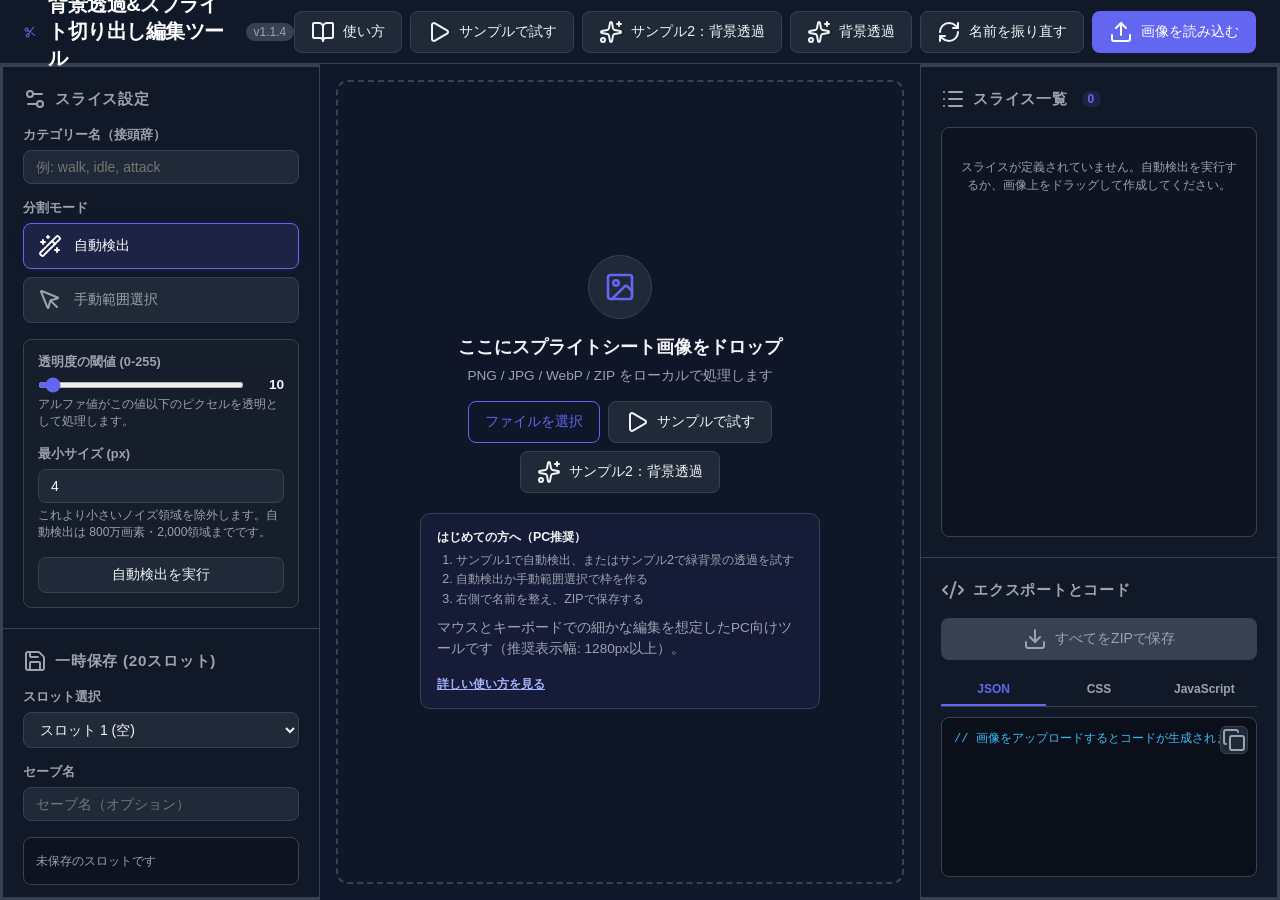
<file: index.html>
<!DOCTYPE html>
<html lang="ja">
<head>
  <meta charset="UTF-8">
  <meta name="viewport" content="width=device-width, initial-scale=1.0">
  <title>背景透過&スプライト切り出し編集ツール | Background Transparency & Sprite Slicer</title>
  <meta name="description" content="スプライトシート画像をWebブラウザ上で直感的に切り分け、各スライスをZIPで保存したり、CSSやJSONコードを自動生成したりできるモダンなツールです。">
  <meta http-equiv="Content-Security-Policy" content="default-src 'self'; base-uri 'none'; object-src 'none'; script-src 'self'; script-src-attr 'none'; style-src 'self' 'unsafe-inline'; img-src 'self' data: blob:; font-src 'none'; connect-src 'none'; media-src 'none'; frame-src 'none'; worker-src 'none'; manifest-src 'none'; form-action 'none'">
  <link rel="icon" href="favicon.svg" type="image/svg+xml">
  
  <!-- Lucide Icons -->
  <script src="js/lucide.min.js"></script>
  
  <!-- JSZip for ZIP download -->
  <script src="js/jszip.min.js"></script>
  
  <!-- CSS Stylesheet -->
  <link rel="stylesheet" href="style.css?v=1.1.4">
  
  <!-- App JS -->
  <script defer src="app.js?v=1.1.4"></script>
</head>
<body>
  <div class="app-container">
    <!-- ヘッダー -->
    <header class="app-header">
      <div class="brand">
        <i data-lucide="scissors" class="brand-icon"></i>
        <h1>背景透過&スプライト切り出し編集ツール</h1>
        <span class="badge">v1.1.4</span>
      </div>
      <div class="header-actions">
        <a class="btn btn-secondary" href="manual.html" target="_blank" rel="noopener" title="使い方を別タブで開く">
          <i data-lucide="book-open"></i> 使い方
        </a>
        <button class="btn btn-secondary" id="btn-load-demo" type="button" title="内蔵のサンプル画像で操作を試す">
          <i data-lucide="play"></i> サンプルで試す
        </button>
        <button class="btn btn-secondary" id="btn-load-demo-dragon" type="button" title="緑背景のドラゴンで背景透過と自動検出を試す">
          <i data-lucide="sparkles"></i> サンプル2：背景透過
        </button>
        <button class="btn btn-secondary" id="btn-header-transparency" type="button" title="背景透過・除去">
          <i data-lucide="sparkles"></i> 背景透過
        </button>
        <button class="btn btn-secondary" id="btn-rename-slices-auto" type="button" title="スライス名を順番に振り直す">
          <i data-lucide="refresh-cw"></i> 名前を振り直す
        </button>
        <label for="file-upload" class="btn btn-primary" id="btn-upload-trigger">
          <i data-lucide="upload"></i> 画像を読み込む
        </label>
        <input type="file" id="file-upload" accept=".png,.jpg,.jpeg,.gif,.webp,.zip,application/zip,application/x-zip-compressed" style="display: none;">
      </div>
    </header>

    <!-- メインコンテンツ領域 -->
    <main class="app-body">
      <!-- 左側：設定パネル -->
      <aside class="sidebar-left">
        <div class="panel-section">
          <h2><i data-lucide="settings-2"></i> スライス設定</h2>
          
          <!-- カテゴリー接頭辞の設定 -->
          <div class="control-group">
            <label for="category-prefix" class="control-label">カテゴリー名（接頭辞）</label>
            <input type="text" id="category-prefix" placeholder="例: walk, idle, attack">
            <button class="btn btn-secondary w-full hidden" id="btn-add-category" style="margin-top: 8px;">
              追加
            </button>
          </div>

          <!-- 登録されたカテゴリーの選択 -->
          <div class="control-group hidden" id="registered-categories-section">
            <label class="control-label">アクティブなカテゴリー</label>
            <div class="category-tags-container" id="category-tags-container">
              <!-- 動的生成 -->
            </div>
            <p class="help-text" style="margin-top: 6px;">選択中のカテゴリーがある状態でスプライトを選択すると、クリック順に連番名へ自動変換されます。</p>
          </div>

          <!-- 分割モード選択 -->
          <div class="control-group">
            <label class="control-label">分割モード</label>
            <div class="mode-selector">
              <button class="mode-btn active" data-mode="auto" id="mode-auto">
                <i data-lucide="wand-2"></i>
                <span>自動検出</span>
              </button>
              <button class="mode-btn" data-mode="manual" id="mode-manual">
                <i data-lucide="mouse-pointer"></i>
                <span>手動範囲選択</span>
              </button>
            </div>
          </div>



          <!-- 自動検出設定（自動検出モード時のみ表示） -->
          <div id="auto-settings" class="settings-subpanel">
            <div class="control-group">
              <label for="tolerance" class="control-label">透明度の閾値 (0-255)</label>
              <div class="range-container">
                <input type="range" id="tolerance" min="0" max="255" value="10">
                <span class="range-val" id="tolerance-val">10</span>
              </div>
              <p class="help-text">アルファ値がこの値以下のピクセルを透明として処理します。</p>
            </div>
            
            <div class="control-group">
              <label for="min-size" class="control-label">最小サイズ (px)</label>
              <input type="number" id="min-size" value="4" min="1">
              <p class="help-text">これより小さいノイズ領域を除外します。自動検出は 800万画素・2,000領域までです。</p>
            </div>

            <button class="btn btn-secondary w-full" id="btn-detect-slices">
              自動検出を実行
            </button>
          </div>

          <!-- 手動範囲選択のヒント -->
          <div id="manual-settings" class="settings-subpanel hidden">
            <p class="info-text">
              <i data-lucide="info" class="inline-icon"></i>
              画像上をドラッグして、切り分けたい領域を自由に作成できます。作成した枠はクリックして選択でき、右パネルから名前やサイズを編集可能です。
            </p>
          </div>
        </div>

        <div class="panel-section">
          <h2><i data-lucide="save"></i> 一時保存 (20スロット)</h2>
          <div class="control-group">
            <label for="save-slot-select" class="control-label">スロット選択</label>
            <select id="save-slot-select">
              <!-- スロットオプションはJSで動的に生成 -->
            </select>
          </div>
          <div class="control-group">
            <label for="save-slot-name" class="control-label">セーブ名</label>
            <input type="text" id="save-slot-name" placeholder="セーブ名（オプション）">
          </div>
          <div class="slot-info-box" id="slot-info-box">
            未保存のスロットです
          </div>
          <div class="control-buttons-row">
            <button class="btn btn-primary w-full" id="btn-save-slot">
              <i data-lucide="save"></i> 保存
            </button>
            <button class="btn btn-secondary w-full" id="btn-load-slot" disabled>
              <i data-lucide="folder-open"></i> 復元
            </button>
          </div>
          <button class="btn btn-danger-outline w-full" id="btn-delete-slot-db" style="margin-top: 8px;" disabled>
            <i data-lucide="trash-2"></i> スロットをクリア
          </button>
          <p class="help-text" style="margin-top: 10px;">一時保存には画像も含まれ、このブラウザに残ります。共有PCでは作業後に削除してください。</p>
          <button class="btn btn-danger-outline w-full" id="btn-clear-all-saves" type="button" style="margin-top: 8px;">
            <i data-lucide="shield-x"></i> すべての一時保存を削除
          </button>
        </div>

        <div class="panel-section">
          <h2><i data-lucide="eye"></i> 表示設定</h2>
          <div class="control-group">
            <label class="control-label">背景テーマ</label>
            <div class="bg-selector">
              <button class="bg-btn bg-dark active" data-bg="dark" title="ダーク" id="bg-dark-btn"></button>
              <button class="bg-btn bg-light" data-bg="light" title="ライト" id="bg-light-btn"></button>
              <button class="bg-btn bg-transparent-pattern" data-bg="transparent" title="格子柄" id="bg-transparent-btn"></button>
            </div>
          </div>
          <div class="control-group">
            <div class="checkbox-label">
              <input type="checkbox" id="show-labels" checked>
              <label for="show-labels">スライス番号とラベルを表示</label>
            </div>
          </div>

        </div>

        <div class="panel-section actions-section">
          <button class="btn btn-danger w-full" id="btn-clear-all">
            <i data-lucide="trash-2"></i> スライスをすべてクリア
          </button>
        </div>
      </aside>

      <!-- 中央：キャンバス領域 -->
      <section class="canvas-area">
        <!-- ドロップゾーン（画像未選択時） -->
        <div class="drop-zone" id="drop-zone">
          <div class="drop-zone-content">
            <div class="drop-icon-container">
              <i data-lucide="image" class="drop-icon"></i>
            </div>
            <h3>ここにスプライトシート画像をドロップ</h3>
            <p>PNG / JPG / WebP / ZIP をローカルで処理します</p>
            <div class="drop-zone-actions">
              <label for="file-upload-drag" class="btn btn-outline" id="btn-drag-upload-trigger">
                ファイルを選択
              </label>
              <button class="btn btn-secondary" id="btn-load-demo-empty" type="button">
                <i data-lucide="play"></i> サンプルで試す
              </button>
              <button class="btn btn-secondary" id="btn-load-demo-dragon-empty" type="button" title="緑背景のドラゴンで背景透過を試す">
                <i data-lucide="sparkles"></i> サンプル2：背景透過
              </button>
            </div>
            <input type="file" id="file-upload-drag" accept=".png,.jpg,.jpeg,.gif,.webp,.zip,application/zip,application/x-zip-compressed" style="display: none;">
            <div class="quick-start-guide">
              <strong>はじめての方へ（PC推奨）</strong>
              <ol>
                <li>サンプル1で自動検出、またはサンプル2で緑背景の透過を試す</li>
                <li>自動検出か手動範囲選択で枠を作る</li>
                <li>右側で名前を整え、ZIPで保存する</li>
              </ol>
              <p>マウスとキーボードでの細かな編集を想定したPC向けツールです（推奨表示幅: 1280px以上）。</p>
              <a href="manual.html" target="_blank" rel="noopener">詳しい使い方を見る</a>
            </div>
          </div>
        </div>

        <!-- キャンバス本体（画像選択後） -->
        <div class="canvas-wrapper hidden" id="canvas-wrapper">
          <!-- ショートカットキーのヒント表示 -->
          <div id="shortcut-hints" class="shortcut-hints-overlay hidden"></div>
          
          <div class="canvas-container" id="canvas-container">
            <canvas id="sprite-canvas" aria-label="読み込んだスプライトシート。手動範囲選択ではドラッグして範囲を作成できます。"></canvas>
          </div>
          <!-- キャンバスツールバー（ズーム等） -->
          <div class="canvas-toolbar">
            <button class="toolbar-btn" id="btn-zoom-out" title="ズームアウト">
              <i data-lucide="zoom-out"></i>
            </button>
            <span class="zoom-level" id="zoom-value">100%</span>
            <button class="toolbar-btn" id="btn-zoom-in" title="ズームイン">
              <i data-lucide="zoom-in"></i>
            </button>
            <button class="toolbar-btn" id="btn-zoom-reset" title="ズームをリセット">
              <i data-lucide="maximize-2"></i>
            </button>
            <span class="divider"></span>
            <button class="toolbar-btn" id="btn-undo" title="元に戻す (Ctrl+Z)" disabled>
              <i data-lucide="undo-2"></i>
            </button>
            <button class="toolbar-btn" id="btn-redo" title="やり直す (Ctrl+Y)" disabled>
              <i data-lucide="redo-2"></i>
            </button>
            <span class="divider"></span>
            <button class="toolbar-btn" id="btn-eraser-mode" title="消しゴムツール">
              <i data-lucide="eraser"></i>
            </button>
            <button class="toolbar-btn" id="btn-restore-mode" title="復元ブラシツール">
              <i data-lucide="brush"></i>
            </button>
            <div class="eraser-size-control hidden" id="eraser-size-control">
              <span class="brush-mode-badge hidden" id="brush-mode-badge">消しゴム</span>
              <label for="eraser-size-slider">サイズ</label>
              <input type="range" id="eraser-size-slider" min="2" max="100" value="20">
              <span id="eraser-size-value">20px</span>
            </div>
            <span class="divider"></span>
            <span class="image-size-info" id="image-size-info">0 x 0 px</span>
          </div>
        </div>
      </section>

      <!-- 右側：出力・プレビューパネル -->
      <aside class="sidebar-right">
        <!-- 選択中のスライス情報 -->
        <div class="panel-section selection-detail-panel hidden" id="selection-detail-panel">
          <h2><i data-lucide="edit-3"></i> スライスの詳細</h2>
          <div class="selection-preview-container">
            <canvas id="slice-preview-canvas" width="120" height="120" style="cursor: move;"></canvas>
            <div style="font-size: 0.7rem; color: var(--text-muted); margin-top: 4px; text-align: center;">画像をドラッグして位置を調整できます</div>
          </div>
          <div class="control-group">
            <label for="slice-name" class="control-label">スライス名 / ID</label>
            <input type="text" id="slice-name" placeholder="sprite_0">
          </div>
          <!-- スライス位置とサイズの調整用入力欄 -->
          <div class="control-grid-row">
            <div class="control-group">
              <label for="slice-x" class="control-label">位置 X</label>
              <input type="number" id="slice-x" min="0" placeholder="0">
            </div>
            <div class="control-group">
              <label for="slice-y" class="control-label">位置 Y</label>
              <input type="number" id="slice-y" min="0" placeholder="0">
            </div>
          </div>
          <div class="control-grid-row">
            <div class="control-group">
              <label for="slice-w" class="control-label">幅 W</label>
              <input type="number" id="slice-w" min="1" placeholder="1">
            </div>
            <div class="control-group">
              <label for="slice-h" class="control-label">高さ H</label>
              <input type="number" id="slice-h" min="1" placeholder="1">
            </div>
          </div>
          <div class="control-group">
            <div class="control-label-row" style="display: flex; justify-content: space-between; margin-bottom: 4px;">
              <label for="slice-rotation" class="control-label">回転角</label>
              <div style="display: flex; align-items: center; gap: 4px;">
                <input type="number" id="slice-rotation-num" min="-180" max="180" value="0" style="width: 55px; padding: 2px 4px; font-size: 0.8rem; text-align: right; background-color: var(--bg-control); border: 1px solid var(--border-color); color: var(--text-main); border-radius: 4px;">
                <span style="font-size: 0.8rem; color: var(--text-muted);">°</span>
              </div>
            </div>
            <div class="range-container" style="display: flex; align-items: center;">
              <input type="range" id="slice-rotation" min="-180" max="180" value="0" style="width: 100%; accent-color: var(--primary);">
            </div>
          </div>
          <div class="control-buttons-row" style="margin-bottom: 8px; margin-top: 12px;">
            <button class="btn btn-secondary" id="btn-move-image-mode" title="スライス範囲内の画像データを移動・回転・リサイズできる画像編集モードです" style="flex: 1; white-space: nowrap;">
              <span class="btn-content-inactive">
                <i data-lucide="pencil"></i> 画像編集
              </span>
              <span class="btn-content-active hidden">
                <i data-lucide="x"></i> 編集解除
              </span>
            </button>
            <button class="btn btn-danger-outline" id="btn-clear-image-content" title="スライス範囲内の画像ピクセルを消去します" style="flex: 1; white-space: nowrap; aspect-ratio: auto;">
              <i data-lucide="eraser"></i> 中身を消去
            </button>
          </div>

          <div class="control-buttons-row">
            <button class="btn btn-secondary" id="btn-update-slice" style="flex: 2;">
              更新
            </button>
            <button class="btn btn-secondary-outline" id="btn-duplicate-slice" title="スライスを複製" style="flex: 1.5; white-space: nowrap;">
              <i data-lucide="copy"></i> 複製
            </button>
            <button class="btn btn-danger-outline" id="btn-delete-slice" title="スライスを削除" style="width: auto; padding: 0 12px;">
              <i data-lucide="trash-2"></i>
            </button>
          </div>
        </div>

        <!-- スライス一覧 -->
        <div class="panel-section slice-list-section">
          <div class="section-header">
            <h2><i data-lucide="list"></i> スライス一覧 <span class="counter" id="slice-counter">0</span></h2>
          </div>
          <div class="slice-list-container" id="slice-list-container">
            <div class="empty-list-message">
              スライスが定義されていません。自動検出を実行するか、画像上をドラッグして作成してください。
            </div>
          </div>
        </div>

        <!-- エクスポート・コード生成 -->
        <div class="panel-section code-export-section">
          <h2><i data-lucide="code-2"></i> エクスポートとコード</h2>
          
          <div class="export-actions-row">
            <button class="btn btn-primary w-full" id="btn-export-zip" disabled>
              <i data-lucide="download"></i> すべてをZIPで保存
            </button>
          </div>

          <div class="code-tabs">
            <button class="code-tab active" data-tab="json">JSON</button>
            <button class="code-tab" data-tab="css">CSS</button>
            <button class="code-tab" data-tab="js">JavaScript</button>
          </div>

          <div class="code-output-container">
            <pre><code id="code-output">// 画像をアップロードするとコードが生成されます</code></pre>
            <button class="btn-copy-code" id="btn-copy-code" title="コードをコピー">
              <i data-lucide="copy"></i>
            </button>
          </div>
        </div>
      </aside>
    </main>
  </div>

  <!-- トースト通知用のコンテナ -->
  <div class="toast-container" id="toast-container" role="status" aria-live="polite" aria-atomic="true"></div>

  <!-- 高機能透過設定ダイアログ (モーダル) -->
  <div class="modal-overlay hidden" id="transparency-modal">
    <div class="modal-content" role="dialog" aria-modal="true" aria-labelledby="transparency-modal-title">
      <div class="modal-header">
        <h2 class="modal-title" id="transparency-modal-title" style="display: flex; align-items: center; gap: 8px;">
          <i data-lucide="sparkles" style="color: var(--primary); width: 22px; height: 22px;"></i>
          高機能背景透過
        </h2>
        <button class="modal-close" id="btn-close-transparency-modal" type="button" title="閉じる" aria-label="背景透過の設定を閉じる">
          <i data-lucide="x"></i>
        </button>
      </div>
      <div class="modal-body">
        <div class="modal-layout">
          <!-- 左側：プレビュー -->
          <div class="transparency-preview-side">
            <div class="transparency-preview-box checkerboard">
              <canvas id="transparency-preview-canvas"></canvas>
            </div>
            <div class="preview-help-text">※キャンバス上をクリックすると、そのピクセルの色を基準色に設定できます。</div>
          </div>
          
          <!-- 右側：コントロール -->
          <div class="transparency-controls-side">
            <!-- 基準色選択 -->
            <div class="control-group">
              <label class="control-label">透過する基準色</label>
              <div class="color-picker-row">
                <div class="color-preview-box" id="transparency-color-preview" role="button" tabindex="0" aria-label="透過する基準色を選ぶ" style="background-color: #ffffff; width: 32px; height: 32px; border-radius: 6px; border: 2px solid var(--border-color); cursor: pointer;" title="クリックしてカラーパレットを開く"></div>
                <input type="color" id="transparency-color" value="#ffffff" style="opacity: 0; width: 0; height: 0; position: absolute; pointer-events: none;">
                <button class="btn btn-secondary" id="btn-transparency-picker" title="プレビューから色をスポイト選択">
                  <i data-lucide="pipette"></i> スポイト
                </button>
                <span class="color-hex-val" id="transparency-color-hex" style="font-family: monospace; font-size: 0.9rem; color: var(--text-main);">#FFFFFF</span>
              </div>
            </div>

            <!-- 許容値 -->
            <div class="control-group">
              <div class="control-label-row" style="display: flex; justify-content: space-between; margin-bottom: 6px;">
                <label for="transparency-tolerance" class="control-label">色の許容値</label>
                <span class="range-val" id="transparency-tolerance-val" style="color: var(--primary); font-weight: 600;">15</span>
              </div>
              <div class="range-container">
                <input type="range" id="transparency-tolerance" min="0" max="100" value="15" style="width: 100%;">
              </div>
              <p class="help-text">値が大きいほど、基準色に似たグラデーションも広く透過します。</p>
            </div>

            <!-- 境界ぼかし -->
            <div class="control-group">
              <div class="control-label-row" style="display: flex; justify-content: space-between; margin-bottom: 6px;">
                <label for="transparency-feather" class="control-label">境界のぼかし (Feather)</label>
                <span class="range-val" id="transparency-feather-val" style="color: var(--primary); font-weight: 600;">2 px</span>
              </div>
              <div class="range-container">
                <input type="range" id="transparency-feather" min="0" max="20" value="2" style="width: 100%;">
              </div>
              <p class="help-text">エッジを半透明でぼかし、切り抜き境界を滑らかにします。</p>
            </div>

            <!-- 境界収縮 -->
            <div class="control-group">
              <div class="control-label-row" style="display: flex; justify-content: space-between; margin-bottom: 6px;">
                <label for="transparency-choke" class="control-label">境界の収縮 (Choke)</label>
                <span class="range-val" id="transparency-choke-val" style="color: var(--primary); font-weight: 600;">0 px</span>
              </div>
              <div class="range-container">
                <input type="range" id="transparency-choke" min="0" max="5" value="0" style="width: 100%;">
              </div>
              <p class="help-text">境界線を内側に削り込み、残った背景色を取り除きます。</p>
            </div>

            <!-- フリンジ除去 -->
            <div class="control-group">
              <div class="checkbox-label" style="display: flex; align-items: center; gap: 8px;">
                <input type="checkbox" id="transparency-defringe" checked>
                <label for="transparency-defringe" style="font-weight: 500;">フリンジ除去 (De-fringe)</label>
              </div>
              <p class="help-text" style="margin-left: 22px;">半透明のエッジに残る背景の光輪を消し去り、馴染ませます。</p>
            </div>

            <!-- 適用範囲 -->
            <div class="control-group">
              <label class="control-label">適用範囲</label>
              <div class="radio-group" style="display: flex; gap: 16px; margin-top: 6px;">
                <label class="radio-label" style="display: flex; align-items: center; gap: 6px; cursor: pointer;">
                  <input type="radio" name="transparency-range" value="all" checked>
                  <span>画像全体</span>
                </label>
                <label class="radio-label" id="transparency-range-slice-label" style="display: flex; align-items: center; gap: 6px; cursor: pointer;">
                  <input type="radio" name="transparency-range" value="slice">
                  <span id="transparency-slice-name-text">選択中のスライス範囲</span>
                </label>
              </div>
            </div>
          </div>
        </div>
      </div>
      <div class="modal-footer">
        <button class="btn btn-secondary" id="btn-cancel-transparency">キャンセル</button>
        <button class="btn btn-primary" id="btn-apply-transparency">透過を適用する</button>
      </div>
    </div>
  </div>
</body>
</html>
</file>
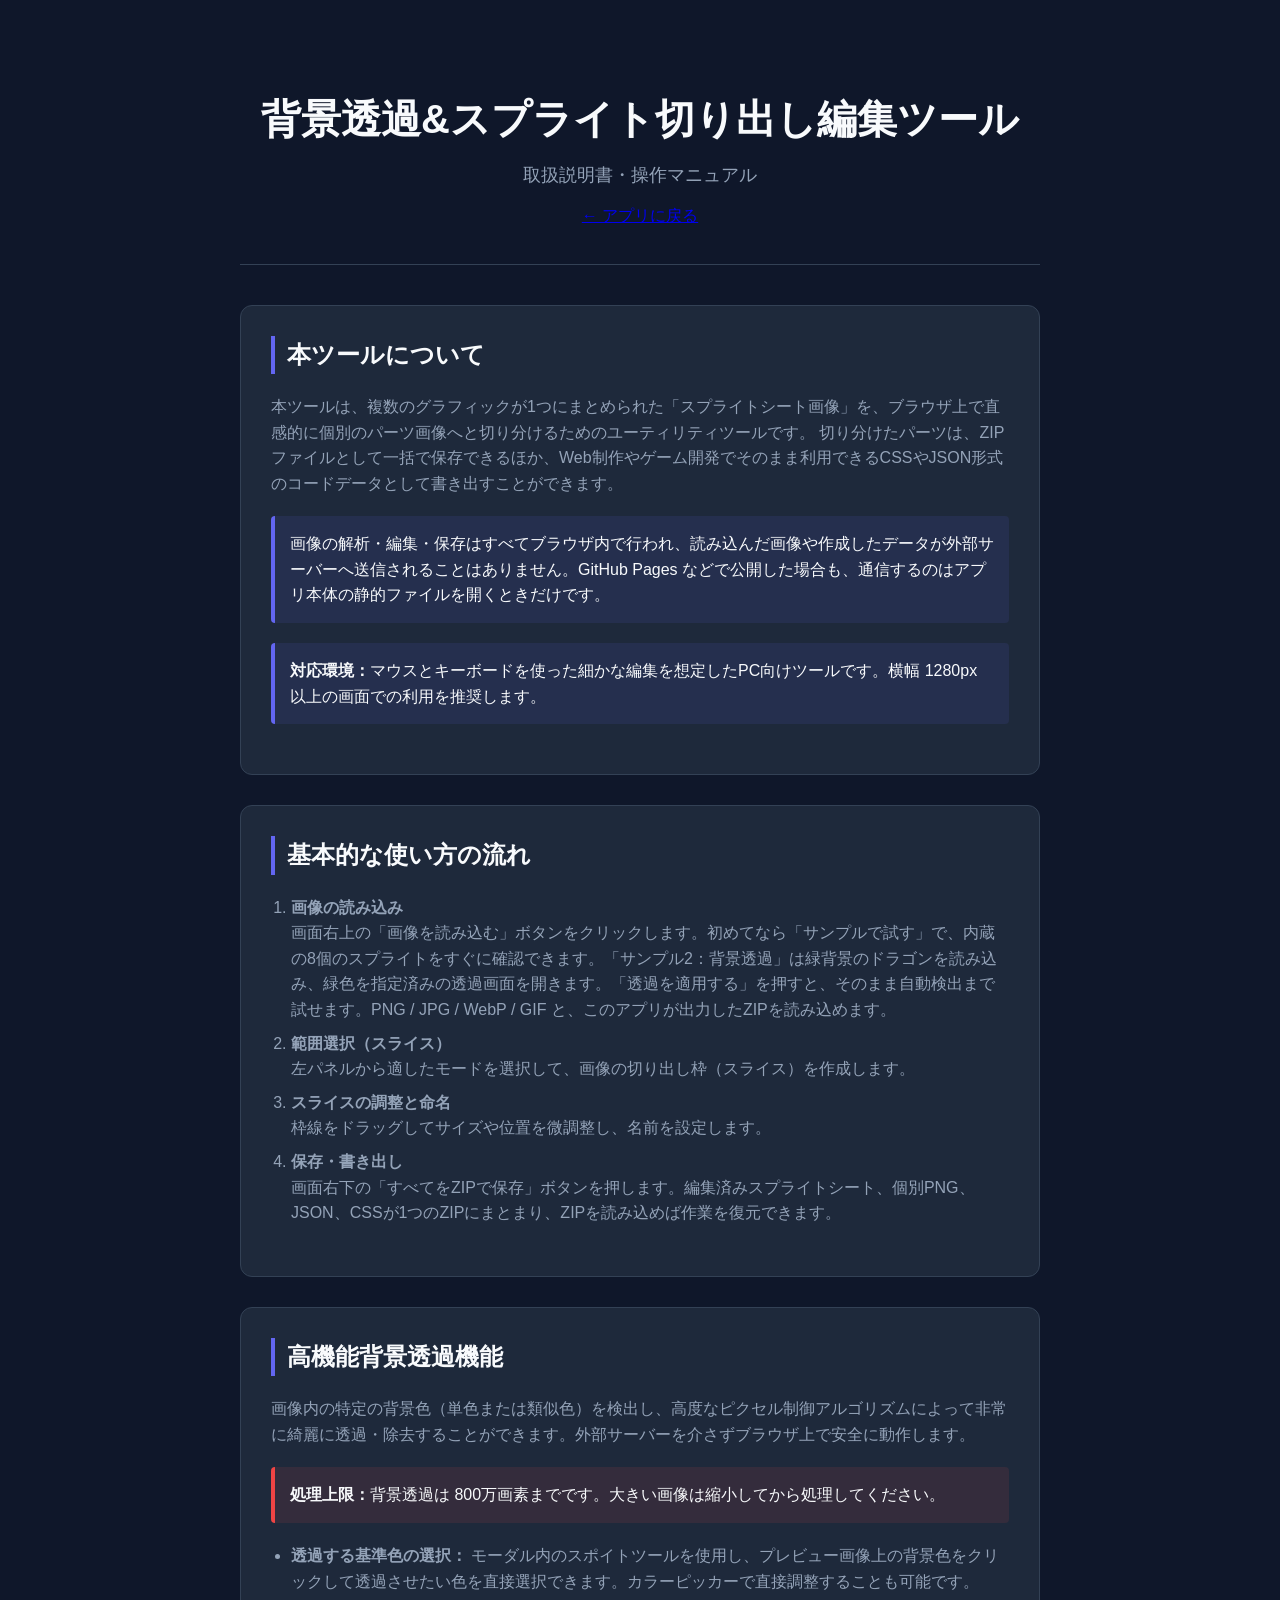
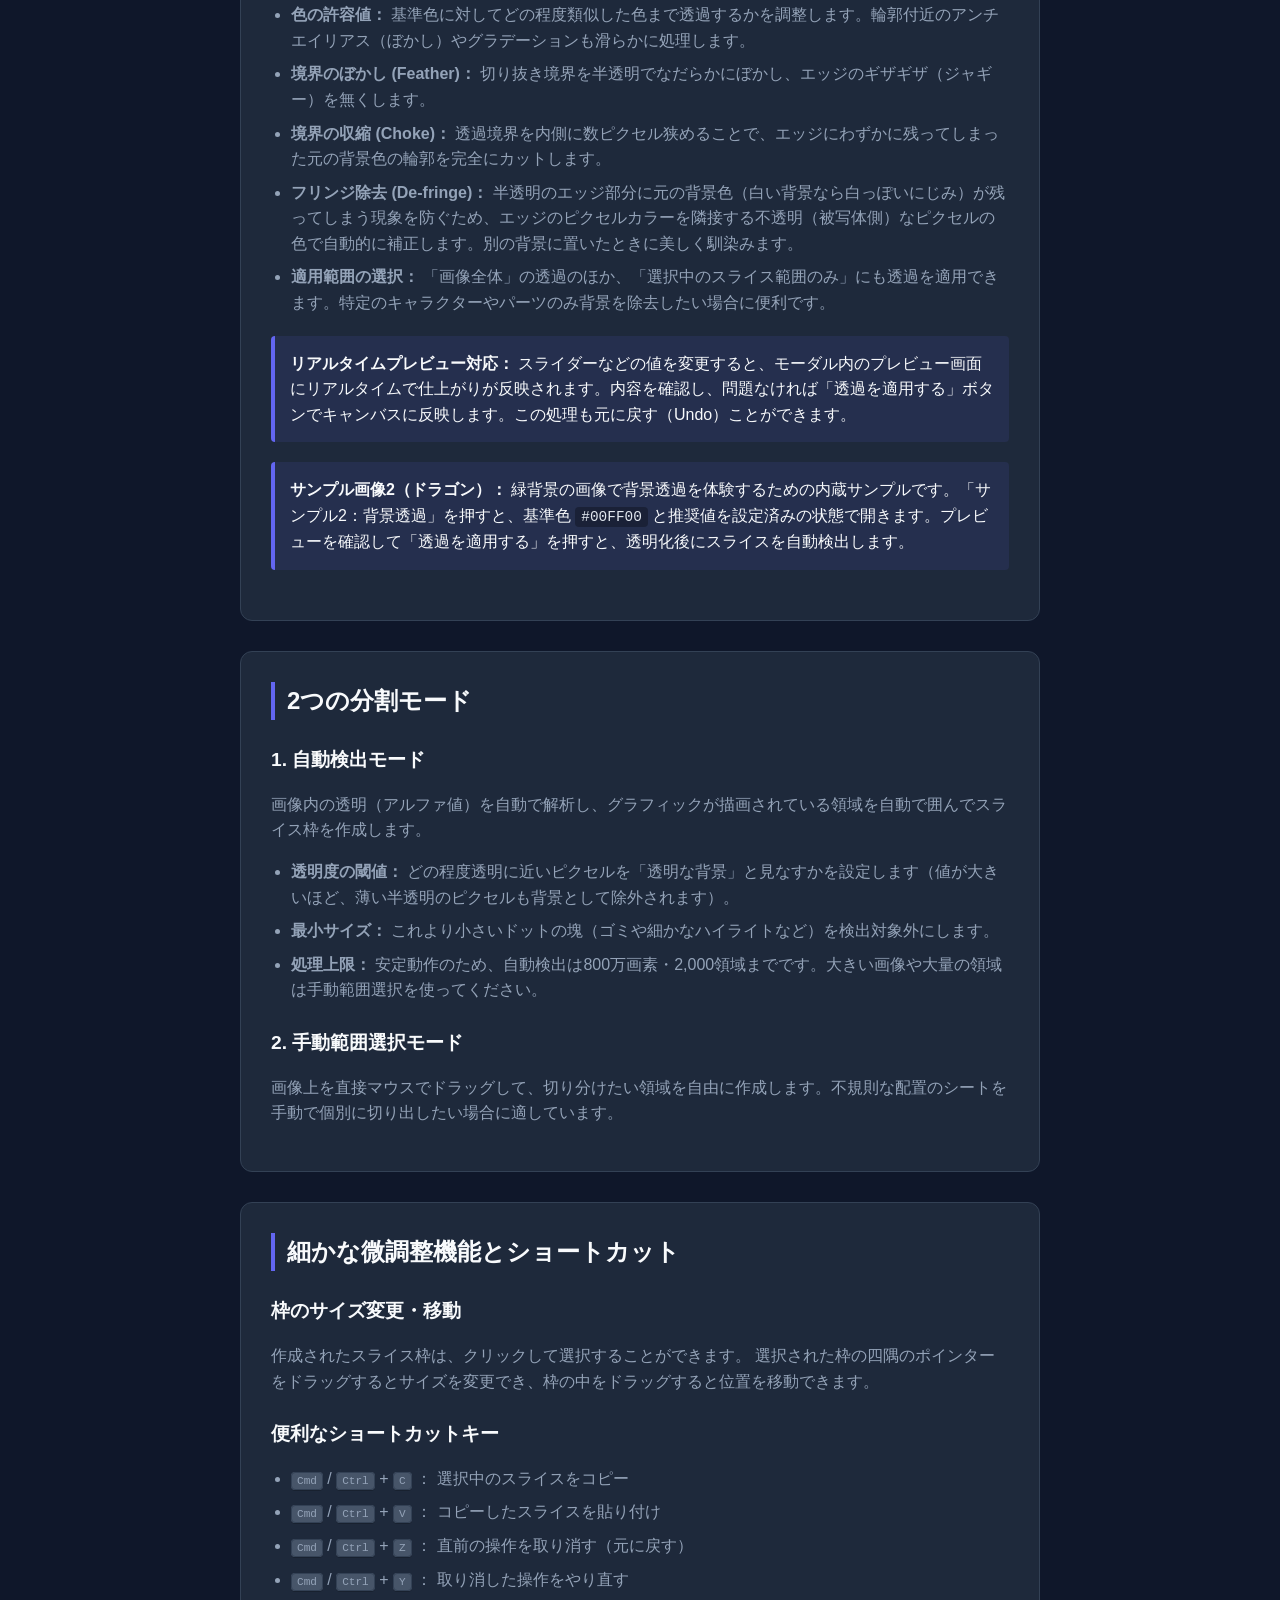
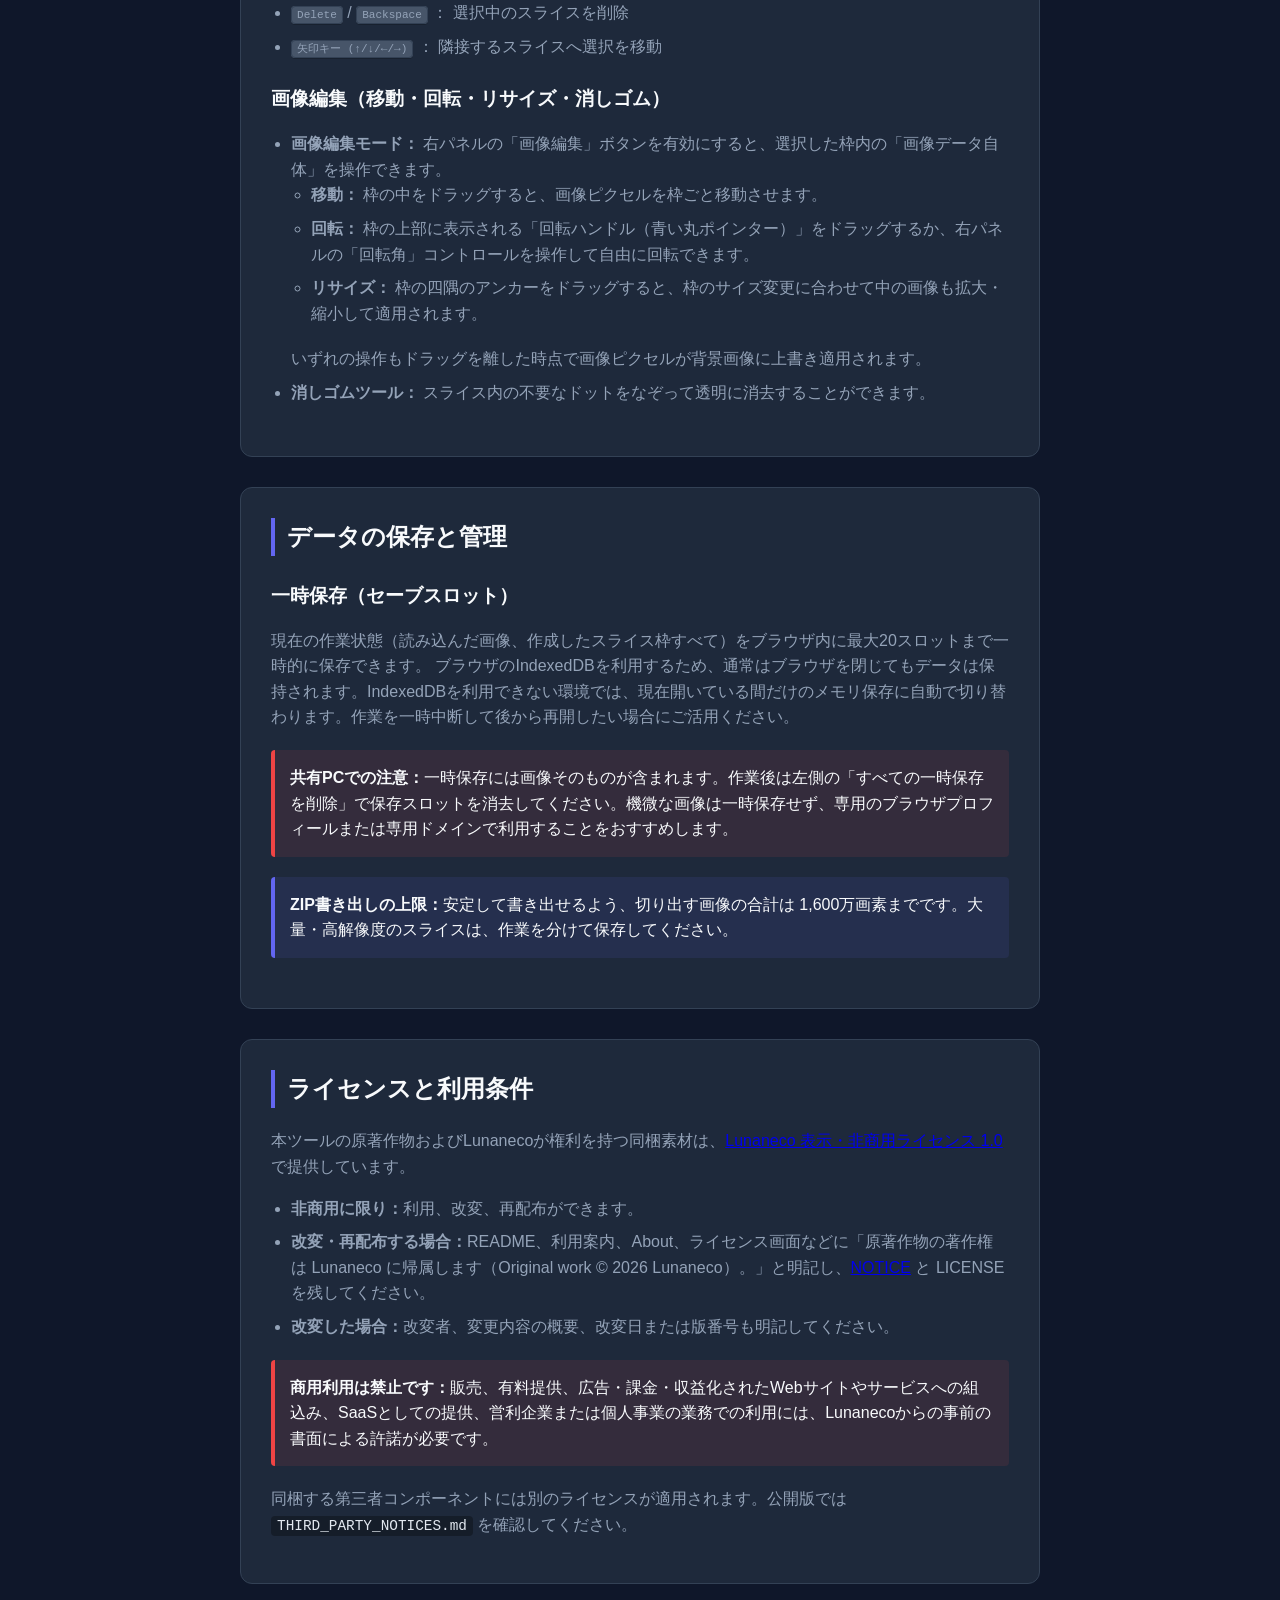
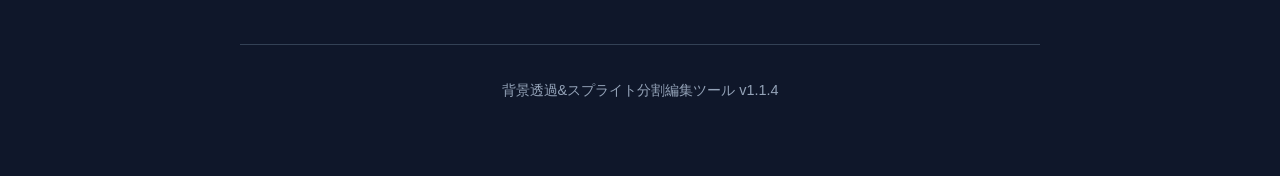
<file: manual.html>
<!DOCTYPE html>
<html lang="ja">
<head>
  <meta charset="UTF-8">
  <meta name="viewport" content="width=device-width, initial-scale=1.0">
  <title>背景透過&スプライト切り出し編集ツール 取扱説明書</title>
  <meta http-equiv="Content-Security-Policy" content="default-src 'self'; base-uri 'none'; object-src 'none'; script-src 'self'; script-src-attr 'none'; style-src 'self' 'unsafe-inline'; img-src 'self' data: blob:; font-src 'none'; connect-src 'none'; media-src 'none'; frame-src 'none'; worker-src 'none'; manifest-src 'none'; form-action 'none'">
  <style>
    :root {
      --bg-color: #0f172a;
      --panel-bg: #1e293b;
      --border-color: #334155;
      --text-color: #f8fafc;
      --text-muted: #94a3b8;
      --primary-color: #6366f1;
      --primary-hover: #4f46e5;
      --accent-color: #10b981;
      --danger-color: #ef4444;
    }
    
    body {
      font-family: 'Inter', 'Outfit', -apple-system, BlinkMacSystemFont, "Segoe UI", Roboto, sans-serif;
      background-color: var(--bg-color);
      color: var(--text-color);
      line-height: 1.6;
      margin: 0;
      padding: 0;
    }

    .container {
      max-width: 800px;
      margin: 40px auto;
      padding: 20px;
    }

    header {
      text-align: center;
      margin-bottom: 40px;
      border-bottom: 1px solid var(--border-color);
      padding-bottom: 20px;
    }

    h1 {
      font-size: 2.5rem;
      color: var(--text-color);
      margin-bottom: 10px;
    }

    .subtitle {
      color: var(--text-muted);
      font-size: 1.1rem;
    }

    section {
      background-color: var(--panel-bg);
      border: 1px solid var(--border-color);
      border-radius: 12px;
      padding: 30px;
      margin-bottom: 30px;
    }

    h2 {
      font-size: 1.5rem;
      border-left: 4px solid var(--primary-color);
      padding-left: 12px;
      margin-top: 0;
      margin-bottom: 20px;
      color: var(--text-color);
    }

    h3 {
      font-size: 1.2rem;
      color: var(--text-color);
      margin-top: 25px;
      margin-bottom: 10px;
    }

    p {
      color: var(--text-muted);
      margin-bottom: 15px;
    }

    ul, ol {
      color: var(--text-muted);
      padding-left: 20px;
      margin-bottom: 20px;
    }

    li {
      margin-bottom: 8px;
    }

    code {
      font-family: Consolas, Monaco, monospace;
      background-color: rgba(0, 0, 0, 0.3);
      padding: 2px 6px;
      border-radius: 4px;
      color: #e2e8f0;
      font-size: 0.9em;
    }

    .note {
      background-color: rgba(99, 102, 241, 0.1);
      border-left: 4px solid var(--primary-color);
      padding: 15px;
      border-radius: 4px;
      margin: 20px 0;
    }

    .note p {
      margin: 0;
      color: var(--text-color);
    }

    .warning {
      background-color: rgba(239, 68, 68, 0.1);
      border-left: 4px solid var(--danger-color);
      padding: 15px;
      border-radius: 4px;
      margin: 20px 0;
    }

    .warning p {
      margin: 0;
      color: var(--text-color);
    }

    kbd {
      background-color: #475569;
      border: 1px solid var(--border-color);
      border-radius: 4px;
      padding: 2px 5px;
      font-size: 0.85em;
      box-shadow: 0 1px 0 rgba(0, 0, 0, 0.2);
    }

    .step-number {
      display: inline-block;
      width: 24px;
      height: 24px;
      background-color: var(--primary-color);
      color: white;
      border-radius: 50%;
      text-align: center;
      line-height: 24px;
      font-size: 0.9em;
      font-weight: bold;
      margin-right: 8px;
    }

    footer {
      text-align: center;
      margin-top: 60px;
      padding-top: 20px;
      border-top: 1px solid var(--border-color);
      color: var(--text-muted);
      font-size: 0.9rem;
    }
  </style>
</head>
<body>

  <div class="container">
    <header>
      <h1>背景透過&スプライト切り出し編集ツール</h1>
      <div class="subtitle">取扱説明書・操作マニュアル</div>
      <p style="margin-top: 14px;"><a href="index.html">← アプリに戻る</a></p>
    </header>

    <section>
      <h2>本ツールについて</h2>
      <p>
        本ツールは、複数のグラフィックが1つにまとめられた「スプライトシート画像」を、ブラウザ上で直感的に個別のパーツ画像へと切り分けるためのユーティリティツールです。
        切り分けたパーツは、ZIPファイルとして一括で保存できるほか、Web制作やゲーム開発でそのまま利用できるCSSやJSON形式のコードデータとして書き出すことができます。
      </p>
      <div class="note">
        <p>画像の解析・編集・保存はすべてブラウザ内で行われ、読み込んだ画像や作成したデータが外部サーバーへ送信されることはありません。GitHub Pages などで公開した場合も、通信するのはアプリ本体の静的ファイルを開くときだけです。</p>
      </div>
      <div class="note">
        <p><strong>対応環境：</strong>マウスとキーボードを使った細かな編集を想定したPC向けツールです。横幅 1280px 以上の画面での利用を推奨します。</p>
      </div>
    </section>

    <section>
      <h2>基本的な使い方の流れ</h2>
      <ol>
        <li><strong>画像の読み込み</strong><br>画面右上の「画像を読み込む」ボタンをクリックします。初めてなら「サンプルで試す」で、内蔵の8個のスプライトをすぐに確認できます。「サンプル2：背景透過」は緑背景のドラゴンを読み込み、緑色を指定済みの透過画面を開きます。「透過を適用する」を押すと、そのまま自動検出まで試せます。PNG / JPG / WebP / GIF と、このアプリが出力したZIPを読み込めます。</li>
        <li><strong>範囲選択（スライス）</strong><br>左パネルから適したモードを選択して、画像の切り出し枠（スライス）を作成します。</li>
        <li><strong>スライスの調整と命名</strong><br>枠線をドラッグしてサイズや位置を微調整し、名前を設定します。</li>
        <li><strong>保存・書き出し</strong><br>画面右下の「すべてをZIPで保存」ボタンを押します。編集済みスプライトシート、個別PNG、JSON、CSSが1つのZIPにまとまり、ZIPを読み込めば作業を復元できます。</li>
      </ol>
    </section>

    <section>
      <h2>高機能背景透過機能</h2>
      <p>
        画像内の特定の背景色（単色または類似色）を検出し、高度なピクセル制御アルゴリズムによって非常に綺麗に透過・除去することができます。外部サーバーを介さずブラウザ上で安全に動作します。
      </p>
      <div class="warning">
        <p><strong>処理上限：</strong>背景透過は 800万画素までです。大きい画像は縮小してから処理してください。</p>
      </div>
      <ul>
        <li><strong>透過する基準色の選択：</strong> モーダル内のスポイトツールを使用し、プレビュー画像上の背景色をクリックして透過させたい色を直接選択できます。カラーピッカーで直接調整することも可能です。</li>
        <li><strong>色の許容値：</strong> 基準色に対してどの程度類似した色まで透過するかを調整します。輪郭付近のアンチエイリアス（ぼかし）やグラデーションも滑らかに処理します。</li>
        <li><strong>境界のぼかし (Feather)：</strong> 切り抜き境界を半透明でなだらかにぼかし、エッジのギザギザ（ジャギー）を無くします。</li>
        <li><strong>境界の収縮 (Choke)：</strong> 透過境界を内側に数ピクセル狭めることで、エッジにわずかに残ってしまった元の背景色の輪郭を完全にカットします。</li>
        <li><strong>フリンジ除去 (De-fringe)：</strong> 半透明のエッジ部分に元の背景色（白い背景なら白っぽいにじみ）が残ってしまう現象を防ぐため、エッジのピクセルカラーを隣接する不透明（被写体側）なピクセルの色で自動的に補正します。別の背景に置いたときに美しく馴染みます。</li>
        <li><strong>適用範囲の選択：</strong> 「画像全体」の透過のほか、「選択中のスライス範囲のみ」にも透過を適用できます。特定のキャラクターやパーツのみ背景を除去したい場合に便利です。</li>
      </ul>
      <div class="note">
        <p><strong>リアルタイムプレビュー対応：</strong> スライダーなどの値を変更すると、モーダル内のプレビュー画面にリアルタイムで仕上がりが反映されます。内容を確認し、問題なければ「透過を適用する」ボタンでキャンバスに反映します。この処理も元に戻す（Undo）ことができます。</p>
      </div>
      <div class="note">
        <p><strong>サンプル画像2（ドラゴン）：</strong> 緑背景の画像で背景透過を体験するための内蔵サンプルです。「サンプル2：背景透過」を押すと、基準色 <code>#00FF00</code> と推奨値を設定済みの状態で開きます。プレビューを確認して「透過を適用する」を押すと、透明化後にスライスを自動検出します。</p>
      </div>
    </section>

    <section>
      <h2>2つの分割モード</h2>
      
      <h3>1. 自動検出モード</h3>
      <p>画像内の透明（アルファ値）を自動で解析し、グラフィックが描画されている領域を自動で囲んでスライス枠を作成します。</p>
      <ul>
        <li><strong>透明度の閾値：</strong> どの程度透明に近いピクセルを「透明な背景」と見なすかを設定します（値が大きいほど、薄い半透明のピクセルも背景として除外されます）。</li>
        <li><strong>最小サイズ：</strong> これより小さいドットの塊（ゴミや細かなハイライトなど）を検出対象外にします。</li>
        <li><strong>処理上限：</strong> 安定動作のため、自動検出は800万画素・2,000領域までです。大きい画像や大量の領域は手動範囲選択を使ってください。</li>
      </ul>

      <h3>2. 手動範囲選択モード</h3>
      <p>画像上を直接マウスでドラッグして、切り分けたい領域を自由に作成します。不規則な配置のシートを手動で個別に切り出したい場合に適しています。</p>
    </section>

    <section>
      <h2>細かな微調整機能とショートカット</h2>
      
      <h3>枠のサイズ変更・移動</h3>
      <p>
        作成されたスライス枠は、クリックして選択することができます。
        選択された枠の四隅のポインターをドラッグするとサイズを変更でき、枠の中をドラッグすると位置を移動できます。
      </p>

      <h3>便利なショートカットキー</h3>
      <ul>
        <li><kbd>Cmd</kbd> / <kbd>Ctrl</kbd> + <kbd>C</kbd> ： 選択中のスライスをコピー</li>
        <li><kbd>Cmd</kbd> / <kbd>Ctrl</kbd> + <kbd>V</kbd> ： コピーしたスライスを貼り付け</li>
        <li><kbd>Cmd</kbd> / <kbd>Ctrl</kbd> + <kbd>Z</kbd> ： 直前の操作を取り消す（元に戻す）</li>
        <li><kbd>Cmd</kbd> / <kbd>Ctrl</kbd> + <kbd>Y</kbd> ： 取り消した操作をやり直す</li>
        <li><kbd>Delete</kbd> / <kbd>Backspace</kbd> ： 選択中のスライスを削除</li>
        <li><kbd>矢印キー (↑/↓/←/→)</kbd> ： 隣接するスライスへ選択を移動</li>
      </ul>

      <h3>画像編集（移動・回転・リサイズ・消しゴム）</h3>
      <ul>
        <li><strong>画像編集モード：</strong> 右パネルの「画像編集」ボタンを有効にすると、選択した枠内の「画像データ自体」を操作できます。
          <ul>
            <li><strong>移動：</strong> 枠の中をドラッグすると、画像ピクセルを枠ごと移動させます。</li>
            <li><strong>回転：</strong> 枠の上部に表示される「回転ハンドル（青い丸ポインター）」をドラッグするか、右パネルの「回転角」コントロールを操作して自由に回転できます。</li>
            <li><strong>リサイズ：</strong> 枠の四隅のアンカーをドラッグすると、枠のサイズ変更に合わせて中の画像も拡大・縮小して適用されます。</li>
          </ul>
          いずれの操作もドラッグを離した時点で画像ピクセルが背景画像に上書き適用されます。</li>
        <li><strong>消しゴムツール：</strong> スライス内の不要なドットをなぞって透明に消去することができます。</li>
      </ul>
    </section>

    <section>
      <h2>データの保存と管理</h2>
      
      <h3>一時保存（セーブスロット）</h3>
      <p>
        現在の作業状態（読み込んだ画像、作成したスライス枠すべて）をブラウザ内に最大20スロットまで一時的に保存できます。
        ブラウザのIndexedDBを利用するため、通常はブラウザを閉じてもデータは保持されます。IndexedDBを利用できない環境では、現在開いている間だけのメモリ保存に自動で切り替わります。作業を一時中断して後から再開したい場合にご活用ください。
      </p>
      <div class="warning">
        <p><strong>共有PCでの注意：</strong>一時保存には画像そのものが含まれます。作業後は左側の「すべての一時保存を削除」で保存スロットを消去してください。機微な画像は一時保存せず、専用のブラウザプロフィールまたは専用ドメインで利用することをおすすめします。</p>
      </div>
      <div class="note">
        <p><strong>ZIP書き出しの上限：</strong>安定して書き出せるよう、切り出す画像の合計は 1,600万画素までです。大量・高解像度のスライスは、作業を分けて保存してください。</p>
      </div>
    </section>

    <section id="license">
      <h2>ライセンスと利用条件</h2>
      <p>本ツールの原著作物およびLunanecoが権利を持つ同梱素材は、<a href="LICENSE">Lunaneco 表示・非商用ライセンス 1.0</a>で提供しています。</p>
      <ul>
        <li><strong>非商用に限り：</strong>利用、改変、再配布ができます。</li>
        <li><strong>改変・再配布する場合：</strong>README、利用案内、About、ライセンス画面などに「原著作物の著作権は Lunaneco に帰属します（Original work © 2026 Lunaneco）。」と明記し、<a href="NOTICE">NOTICE</a> と LICENSE を残してください。</li>
        <li><strong>改変した場合：</strong>改変者、変更内容の概要、改変日または版番号も明記してください。</li>
      </ul>
      <div class="warning">
        <p><strong>商用利用は禁止です：</strong>販売、有料提供、広告・課金・収益化されたWebサイトやサービスへの組込み、SaaSとしての提供、営利企業または個人事業の業務での利用には、Lunanecoからの事前の書面による許諾が必要です。</p>
      </div>
      <p>同梱する第三者コンポーネントには別のライセンスが適用されます。公開版では <code>THIRD_PARTY_NOTICES.md</code> を確認してください。</p>
    </section>

    <footer>
      <p>背景透過&スプライト分割編集ツール v1.1.4</p>
    </footer>
  </div>

</body>
</html>
</file>
<file: style.css>
/* ==========================================================================
   CSS Design System - Sprite Sheet Slicer
   ========================================================================== */

:root {
  /* Colors */
  --bg-app: #090d16;
  --bg-panel: #111827;
  --bg-panel-header: #1f2937;
  --bg-control: #1f2937;
  --bg-control-hover: #374151;
  --bg-canvas-dark: #1e293b;
  --bg-canvas-light: #f1f5f9;
  
  --text-main: #f3f4f6;
  --text-muted: #9ca3af;
  --text-inverse: #111827;
  
  --primary: #6366f1;
  --primary-hover: #4f46e5;
  --primary-light: rgba(99, 102, 241, 0.15);
  
  --success: #10b981;
  --success-hover: #059669;
  
  --danger: #ef4444;
  --danger-hover: #dc2626;
  --danger-light: rgba(239, 68, 68, 0.1);
  
  --border-color: #374151;
  --border-light: rgba(255, 255, 255, 0.05);
  
  --shadow-sm: 0 1px 2px 0 rgba(0, 0, 0, 0.05);
  --shadow-md: 0 4px 6px -1px rgba(0, 0, 0, 0.1), 0 2px 4px -1px rgba(0, 0, 0, 0.06);
  --shadow-lg: 0 10px 15px -3px rgba(0, 0, 0, 0.3), 0 4px 6px -2px rgba(0, 0, 0, 0.15);
  
  /* Fonts */
  --font-family-sans: -apple-system, BlinkMacSystemFont, "Segoe UI", Roboto, "Hiragino Sans", "Yu Gothic UI", sans-serif;
  --font-family-display: var(--font-family-sans);
  
  /* Transitions */
  --transition-fast: 0.15s ease;
  --transition-normal: 0.25s cubic-bezier(0.4, 0, 0.2, 1);
}

/* Reset */
* {
  box-sizing: border-box;
  margin: 0;
  padding: 0;
}

body {
  font-family: var(--font-family-sans);
  background-color: var(--bg-app);
  color: var(--text-main);
  overflow: hidden;
  height: 100vh;
  width: 100vw;
  -webkit-font-smoothing: antialiased;
  -moz-osx-font-smoothing: grayscale;
}

/* Scrollbar Styles */
::-webkit-scrollbar {
  width: 6px;
  height: 6px;
}

::-webkit-scrollbar-track {
  background: transparent;
}

::-webkit-scrollbar-thumb {
  background: var(--border-color);
  border-radius: 4px;
}

::-webkit-scrollbar-thumb:hover {
  background: var(--text-muted);
}

/* ==========================================================================
   Layout
   ========================================================================== */

.app-container {
  display: flex;
  flex-direction: column;
  height: 100vh;
  width: 100vw;
}

/* Header */
.app-header {
  height: 64px;
  background-color: var(--bg-panel);
  border-bottom: 1px solid var(--border-color);
  display: flex;
  justify-content: space-between;
  align-items: center;
  padding: 0 24px;
  z-index: 10;
  box-shadow: var(--shadow-sm);
}

.brand {
  display: flex;
  align-items: center;
  gap: 12px;
}

.brand-icon {
  color: var(--primary);
  width: 24px;
  height: 24px;
  transform: rotate(-10deg);
}

.brand h1 {
  font-family: var(--font-family-display);
  font-size: 1.25rem;
  font-weight: 700;
  letter-spacing: -0.025em;
  color: #ffffff;
}

.badge {
  background-color: var(--border-color);
  color: var(--text-muted);
  font-size: 0.75rem;
  padding: 2px 8px;
  border-radius: 9999px;
  font-weight: 500;
}

.header-actions {
  display: flex;
  align-items: center;
  gap: 8px;
}

.header-actions .btn {
  white-space: nowrap;
}

/* Main Body */
.app-body {
  flex: 1;
  display: flex;
  height: calc(100vh - 64px);
  overflow: hidden;
}

/* Sidebars */
.sidebar-left, .sidebar-right {
  width: 320px;
  background-color: var(--bg-panel);
  display: flex;
  flex-direction: column;
  overflow-y: auto;
  border-color: var(--border-color);
  border-style: solid;
}

.sidebar-left {
  border-right-width: 1px;
}

.sidebar-right {
  width: 360px;
  border-left-width: 1px;
}

/* Panels Inside Sidebars */
.panel-section {
  padding: 20px;
  border-bottom: 1px solid var(--border-color);
}

.panel-section:last-child {
  border-bottom: none;
}

.panel-section h2 {
  font-family: var(--font-family-display);
  font-size: 0.95rem;
  font-weight: 600;
  text-transform: uppercase;
  letter-spacing: 0.05em;
  color: var(--text-muted);
  margin-bottom: 16px;
  display: flex;
  align-items: center;
  gap: 8px;
}

.panel-section h2 i {
  width: 16px;
  height: 16px;
  color: var(--primary);
}

/* ==========================================================================
   UI Controls & Forms
   ========================================================================== */

.control-group {
  margin-bottom: 16px;
}

.control-group:last-child {
  margin-bottom: 0;
}

.control-label {
  display: block;
  font-size: 0.8rem;
  font-weight: 600;
  color: var(--text-muted);
  margin-bottom: 6px;
}

/* Grid helper for inputs */
.control-grid-row {
  display: grid;
  grid-template-columns: 1fr 1fr;
  gap: 12px;
  margin-bottom: 12px;
}

.control-grid-row:last-child {
  margin-bottom: 0;
}

.control-buttons-row {
  display: flex;
  gap: 8px;
  margin-top: 12px;
}

/* Buttons */
.btn {
  display: inline-flex;
  align-items: center;
  justify-content: center;
  gap: 8px;
  font-family: var(--font-family-sans);
  font-size: 0.875rem;
  font-weight: 500;
  padding: 8px 16px;
  border-radius: 8px;
  border: 1px solid transparent;
  cursor: pointer;
  transition: all var(--transition-fast);
  text-decoration: none;
}

.btn-primary {
  background-color: var(--primary);
  color: #ffffff;
}

.btn-primary:hover:not(:disabled) {
  background-color: var(--primary-hover);
  box-shadow: 0 0 12px rgba(99, 102, 241, 0.4);
}

.btn-primary:disabled {
  background-color: var(--border-color);
  color: var(--text-muted);
  cursor: not-allowed;
}

.btn-secondary {
  background-color: var(--bg-control);
  border-color: var(--border-color);
  color: var(--text-main);
}

.btn-secondary:hover {
  background-color: var(--bg-control-hover);
  border-color: var(--text-muted);
}

.btn-active {
  background-color: var(--primary) !important;
  color: #ffffff !important;
  border-color: var(--primary) !important;
  box-shadow: 0 0 8px rgba(99, 102, 241, 0.4);
}

.btn-outline {
  background-color: transparent;
  border-color: var(--primary);
  color: var(--primary);
}

.btn-outline:hover {
  background-color: var(--primary-light);
}

.btn-danger {
  background-color: var(--danger);
  color: #ffffff;
}

.btn-danger:hover {
  background-color: var(--danger-hover);
}

.btn-danger-outline {
  background-color: transparent;
  border-color: var(--danger);
  color: var(--danger);
  padding: 8px;
  aspect-ratio: 1;
}

.btn-danger-outline:hover {
  background-color: var(--danger-light);
}

button:focus-visible,
a:focus-visible,
[role="button"]:focus-visible,
input:focus-visible,
select:focus-visible {
  outline: 2px solid var(--primary);
  outline-offset: 2px;
}

.w-full {
  width: 100%;
}

/* Input Fields */
input[type="text"],
input[type="number"],
select {
  width: 100%;
  background-color: var(--bg-control);
  border: 1px solid var(--border-color);
  color: var(--text-main);
  padding: 8px 12px;
  border-radius: 8px;
  font-family: var(--font-family-sans);
  font-size: 0.875rem;
  transition: all var(--transition-fast);
}

input[type="text"]:focus,
input[type="number"]:focus,
select:focus {
  border-color: var(--primary);
  box-shadow: 0 0 0 2px var(--primary-light);
  outline: none;
}

/* Range Input */
.range-container {
  display: flex;
  align-items: center;
  gap: 12px;
}

input[type="range"] {
  flex: 1;
  accent-color: var(--primary);
  height: 6px;
  border-radius: 3px;
  outline: none;
}

.range-val {
  min-width: 28px;
  text-align: right;
  font-size: 0.85rem;
  font-weight: 600;
}

/* Checkbox */
.checkbox-label {
  display: flex;
  align-items: center;
  gap: 10px;
  cursor: pointer;
  font-size: 0.85rem;
}

.checkbox-label input[type="checkbox"] {
  accent-color: var(--primary);
  width: 16px;
  height: 16px;
  cursor: pointer;
}

/* Mode Selector (Tabs) */
.mode-selector {
  display: grid;
  grid-template-columns: 1fr;
  gap: 8px;
}

.mode-btn {
  display: flex;
  align-items: center;
  gap: 12px;
  background-color: var(--bg-control);
  border: 1px solid var(--border-color);
  color: var(--text-muted);
  padding: 10px 14px;
  border-radius: 8px;
  cursor: pointer;
  text-align: left;
  transition: all var(--transition-normal);
}

.mode-btn i {
  width: 18px;
  height: 18px;
}

.mode-btn span {
  font-size: 0.85rem;
  font-weight: 500;
}

.mode-btn:hover {
  background-color: var(--bg-control-hover);
  color: var(--text-main);
}

.mode-btn.active {
  background-color: var(--primary-light);
  border-color: var(--primary);
  color: #ffffff;
  box-shadow: 0 0 8px rgba(99, 102, 241, 0.1);
}

/* Subpanels and Helpers */
.settings-subpanel {
  margin-top: 14px;
  padding: 14px;
  background-color: rgba(255, 255, 255, 0.02);
  border: 1px solid var(--border-color);
  border-radius: 8px;
  animation: slideDown 0.25s ease-out;
}

.hidden {
  display: none !important;
}

.help-text {
  font-size: 0.75rem;
  color: var(--text-muted);
  margin-top: 4px;
}

.info-text {
  font-size: 0.75rem;
  color: var(--text-muted);
  line-height: 1.4;
}

.inline-icon {
  width: 14px;
  height: 14px;
  vertical-align: text-bottom;
  color: var(--primary);
}

/* Background selector */
.bg-selector {
  display: flex;
  gap: 8px;
}

.bg-btn {
  width: 28px;
  height: 28px;
  border-radius: 6px;
  border: 2px solid transparent;
  cursor: pointer;
  transition: border-color var(--transition-fast);
}

.bg-btn:hover {
  border-color: var(--text-muted);
}

.bg-btn.active {
  border-color: var(--primary);
}

.bg-dark {
  background-color: #1e293b;
}

.bg-light {
  background-color: #f1f5f9;
}

.bg-transparent-pattern {
  background-image: 
    linear-gradient(45deg, #e2e8f0 25%, transparent 25%), 
    linear-gradient(-45deg, #e2e8f0 25%, transparent 25%), 
    linear-gradient(45deg, transparent 75%, #e2e8f0 75%), 
    linear-gradient(-45deg, transparent 75%, #e2e8f0 75%);
  background-size: 10px 10px;
  background-position: 0 0, 0 5px, 5px -5px, -5px 0px;
  background-color: #ffffff;
}

/* ==========================================================================
   Central Canvas Area
   ========================================================================== */

.canvas-area {
  flex: 1;
  display: flex;
  flex-direction: column;
  position: relative;
  background-color: #0f172a;
  overflow: hidden;
}

/* Drop Zone */
.drop-zone {
  position: absolute;
  inset: 16px;
  border: 2px dashed var(--border-color);
  border-radius: 12px;
  display: flex;
  align-items: center;
  justify-content: center;
  transition: all var(--transition-normal);
  background-color: rgba(17, 24, 39, 0.4);
}

.drop-zone:hover, .drop-zone.drag-over {
  border-color: var(--primary);
  background-color: rgba(99, 102, 241, 0.05);
}

.drop-zone-content {
  text-align: center;
  max-width: 440px;
  padding: 20px;
}

.drop-icon-container {
  width: 64px;
  height: 64px;
  background-color: var(--bg-control);
  border-radius: 50%;
  display: flex;
  align-items: center;
  justify-content: center;
  margin: 0 auto 16px;
  border: 1px solid var(--border-color);
}

.drop-icon {
  width: 32px;
  height: 32px;
  color: var(--primary);
}

.drop-zone h3 {
  font-family: var(--font-family-display);
  font-size: 1.125rem;
  font-weight: 600;
  margin-bottom: 8px;
}

.drop-zone p {
  font-size: 0.85rem;
  color: var(--text-muted);
  margin-bottom: 16px;
}

.drop-zone-actions {
  display: flex;
  justify-content: center;
  flex-wrap: wrap;
  gap: 8px;
}

.quick-start-guide {
  margin-top: 20px;
  padding: 14px 16px;
  border: 1px solid var(--border-color);
  border-radius: 10px;
  background-color: rgba(99, 102, 241, 0.08);
  color: var(--text-muted);
  font-size: 0.78rem;
  line-height: 1.55;
  text-align: left;
}

.quick-start-guide strong {
  display: block;
  color: var(--text-main);
  margin-bottom: 4px;
}

.quick-start-guide ol {
  margin: 0 0 8px 1.2rem;
}

.quick-start-guide a {
  color: #a5b4fc;
  font-weight: 600;
}

/* Canvas Wrapper */
.canvas-wrapper {
  position: relative;
  width: 100%;
  height: 100%;
  display: flex;
  align-items: center;
  justify-content: center;
  overflow: hidden;
}

.canvas-container {
  position: absolute;
  cursor: grab;
  transform-origin: center center;
  box-shadow: var(--shadow-lg);
  border-radius: 4px;
  overflow: hidden;
}

.canvas-container:active {
  cursor: grabbing;
}

.canvas-container.drawing {
  cursor: crosshair;
}

#sprite-canvas {
  display: block;
}

/* Canvas Toolbar */
.canvas-toolbar {
  position: absolute;
  bottom: 16px;
  left: 50%;
  transform: translateX(-50%);
  background-color: rgba(17, 24, 39, 0.8);
  backdrop-filter: blur(8px);
  border: 1px solid var(--border-color);
  padding: 6px 12px;
  border-radius: 30px;
  display: flex;
  align-items: center;
  gap: 12px;
  z-index: 5;
  box-shadow: var(--shadow-lg);
}

.toolbar-btn {
  background: none;
  border: none;
  color: var(--text-main);
  cursor: pointer;
  width: 28px;
  height: 28px;
  border-radius: 50%;
  display: flex;
  align-items: center;
  justify-content: center;
  transition: background-color var(--transition-fast);
}

.toolbar-btn:hover {
  background-color: var(--bg-control-hover);
}

.toolbar-btn i {
  width: 16px;
  height: 16px;
}

.zoom-level {
  font-size: 0.8rem;
  font-weight: 600;
  min-width: 44px;
  text-align: center;
}

.divider {
  width: 1px;
  height: 16px;
  background-color: var(--border-color);
}

.image-size-info {
  font-size: 0.75rem;
  color: var(--text-muted);
  padding-right: 4px;
}

/* ==========================================================================
   Right Panel - Output & Slice List
   ========================================================================= */

/* Selection Preview */
.selection-detail-panel {
  animation: slideIn 0.25s ease-out;
}

.selection-preview-container {
  width: 100%;
  height: 120px;
  background-color: #1e293b;
  border-radius: 8px;
  border: 1px solid var(--border-color);
  margin-bottom: 16px;
  display: flex;
  align-items: center;
  justify-content: center;
  overflow: hidden;
  background-image: 
    linear-gradient(45deg, #0f172a 25%, transparent 25%), 
    linear-gradient(-45deg, #0f172a 25%, transparent 25%), 
    linear-gradient(45deg, transparent 75%, #0f172a 75%), 
    linear-gradient(-45deg, transparent 75%, #0f172a 75%);
  background-size: 10px 10px;
  background-position: 0 0, 0 5px, 5px -5px, -5px 0px;
}

#slice-preview-canvas {
  max-width: 100px;
  max-height: 100px;
  image-rendering: pixelated;
  image-rendering: crisp-edges;
}

/* Slice List */
.slice-list-section {
  flex: 1;
  display: flex;
  flex-direction: column;
  max-height: calc(100vh - 400px); /* Adjust based on content */
  min-height: 200px;
}

.section-header {
  display: flex;
  justify-content: space-between;
  align-items: center;
}

.counter {
  background-color: var(--primary-light);
  color: var(--primary);
  font-size: 0.75rem;
  padding: 1px 6px;
  border-radius: 10px;
  margin-left: 6px;
}

.slice-list-container {
  flex: 1;
  overflow-y: auto;
  border: 1px solid var(--border-color);
  border-radius: 8px;
  background-color: rgba(0, 0, 0, 0.15);
  display: flex;
  flex-direction: column;
}

.empty-list-message {
  font-size: 0.75rem;
  color: var(--text-muted);
  text-align: center;
  padding: 30px 16px;
  line-height: 1.5;
}

/* Slice Item in List */
.slice-item {
  display: flex;
  align-items: center;
  gap: 12px;
  padding: 10px;
  border-bottom: 1px solid var(--border-color);
  transition: background-color var(--transition-fast);
  cursor: pointer;
  user-select: none;
}

.slice-item:last-child {
  border-bottom: none;
}

.slice-item:hover {
  background-color: rgba(255, 255, 255, 0.02);
}

.slice-item.active {
  background-color: rgba(99, 102, 241, 0.08);
  border-left: 3px solid var(--primary);
  padding-left: 7px; /* Compensate border */
}

.slice-item-thumb {
  width: 36px;
  height: 36px;
  background-color: #1e293b;
  border-radius: 4px;
  border: 1px solid var(--border-color);
  display: flex;
  align-items: center;
  justify-content: center;
  overflow: hidden;
  flex-shrink: 0;
  background-image: 
    linear-gradient(45deg, #0f172a 25%, transparent 25%), 
    linear-gradient(-45deg, #0f172a 25%, transparent 25%), 
    linear-gradient(45deg, transparent 75%, #0f172a 75%), 
    linear-gradient(-45deg, transparent 75%, #0f172a 75%);
  background-size: 8px 8px;
  background-position: 0 0, 0 4px, 4px -4px, -4px 0px;
}

.slice-item-thumb img {
  max-width: 32px;
  max-height: 32px;
  image-rendering: pixelated;
}

.slice-item-info {
  flex: 1;
  min-width: 0;
}

.slice-item-name {
  font-size: 0.8rem;
  font-weight: 600;
  color: var(--text-main);
  overflow: hidden;
  text-overflow: ellipsis;
  white-space: nowrap;
}

.slice-item-details {
  font-size: 0.7rem;
  color: var(--text-muted);
  margin-top: 2px;
}

.btn-delete-item {
  background: none;
  border: none;
  color: var(--text-muted);
  cursor: pointer;
  padding: 4px;
  border-radius: 4px;
  display: flex;
  align-items: center;
  justify-content: center;
  transition: all var(--transition-fast);
}

.btn-delete-item:hover {
  background-color: var(--danger-light);
  color: var(--danger);
}

.btn-delete-item i {
  width: 14px;
  height: 14px;
}

/* Code & Export Section */
.code-export-section {
  display: flex;
  flex-direction: column;
}

.export-actions-row {
  margin-bottom: 14px;
}

.code-tabs {
  display: flex;
  border-bottom: 1px solid var(--border-color);
  margin-bottom: 10px;
}

.code-tab {
  flex: 1;
  background: none;
  border: none;
  border-bottom: 2px solid transparent;
  color: var(--text-muted);
  font-size: 0.75rem;
  font-weight: 600;
  padding: 8px 0;
  cursor: pointer;
  text-align: center;
  transition: all var(--transition-fast);
}

.code-tab:hover {
  color: var(--text-main);
}

.code-tab.active {
  border-color: var(--primary);
  color: var(--primary);
}

.code-output-container {
  position: relative;
  background-color: #0b0f19;
  border: 1px solid var(--border-color);
  border-radius: 8px;
  height: 160px;
}

.code-output-container pre {
  margin: 0;
  padding: 12px;
  height: 100%;
  overflow: auto;
}

.code-output-container code {
  font-family: 'Courier New', Courier, monospace;
  font-size: 0.75rem;
  line-height: 1.5;
  color: #38bdf8;
  white-space: pre;
}

.btn-copy-code {
  position: absolute;
  top: 8px;
  right: 8px;
  background-color: var(--bg-control);
  border: 1px solid var(--border-color);
  color: var(--text-muted);
  width: 28px;
  height: 28px;
  border-radius: 6px;
  display: flex;
  align-items: center;
  justify-content: center;
  cursor: pointer;
  transition: all var(--transition-fast);
}

.btn-copy-code:hover {
  background-color: var(--bg-control-hover);
  color: var(--text-main);
  border-color: var(--text-muted);
}

.btn-copy-code i {
  width: 14px;
  height: 14px;
}

/* ==========================================================================
   Toasts
   ========================================================================== */

.toast-container {
  position: fixed;
  top: 20px;
  right: 20px;
  display: flex;
  flex-direction: column;
  gap: 10px;
  z-index: 1000;
  pointer-events: none; /* コンテナ全体の背景空き領域がクリックを遮るのを防止 */
}

.toast {
  background-color: var(--bg-panel);
  border-left: 4px solid var(--primary);
  border-top: 1px solid var(--border-light);
  border-bottom: 1px solid var(--border-light);
  border-right: 1px solid var(--border-light);
  padding: 12px 18px;
  border-radius: 6px;
  box-shadow: var(--shadow-lg);
  display: flex;
  align-items: center;
  gap: 12px;
  min-width: 250px;
  max-width: 350px;
  transform: translateX(120%);
  animation: slideInToast 0.3s forwards cubic-bezier(0.16, 1, 0.3, 1);
  pointer-events: auto; /* トースト要素自体はホバーやクリックを検知可能にする */
}

.toast.success {
  border-left-color: var(--success);
}

.toast.danger {
  border-left-color: var(--danger);
}

.toast-message {
  font-size: 0.8rem;
  font-weight: 500;
  color: var(--text-main);
}

/* ==========================================================================
   Animations
   ========================================================================== */

@keyframes slideDown {
  from {
    opacity: 0;
    transform: translateY(-8px);
  }
  to {
    opacity: 1;
    transform: translateY(0);
  }
}

@keyframes slideIn {
  from {
    opacity: 0;
    transform: translateX(12px);
  }
  to {
    opacity: 1;
    transform: translateX(0);
  }
}

@keyframes slideInToast {
  to {
    transform: translateX(0);
  }
}

/* Save Slot Info Box */
.slot-info-box {
  background-color: rgba(0, 0, 0, 0.2);
  border: 1px solid var(--border-color);
  border-radius: 8px;
  padding: 10px 12px;
  margin-bottom: 12px;
  font-size: 0.75rem;
  color: var(--text-muted);
  line-height: 1.4;
  min-height: 48px;
  display: flex;
  align-items: center;
}

/* Category Tags */
.category-tags-container {
  display: flex;
  flex-wrap: wrap;
  gap: 8px;
}

.category-tag {
  background-color: var(--bg-control);
  border: 1px solid var(--border-color);
  color: var(--text-muted);
  padding: 6px 12px;
  border-radius: 20px;
  font-size: 0.75rem;
  font-weight: 500;
  cursor: pointer;
  transition: all var(--transition-fast);
  display: inline-flex;
  align-items: center;
  gap: 6px;
  user-select: none;
}

.category-tag:hover {
  background-color: var(--bg-control-hover);
  color: var(--text-main);
  border-color: var(--text-muted);
}

.category-tag.active {
  background-color: var(--primary-light);
  border-color: var(--primary);
  color: #ffffff;
  box-shadow: 0 0 8px rgba(99, 102, 241, 0.2);
}

.category-tag-remove {
  background: none;
  border: none;
  color: var(--text-muted);
  cursor: pointer;
  padding: 2px;
  border-radius: 50%;
  display: inline-flex;
  align-items: center;
  justify-content: center;
  transition: all var(--transition-fast);
}

.category-tag-remove:hover {
  background-color: var(--danger-light);
  color: var(--danger);
}

/* Eraser Tool UI Styles */
.eraser-size-control {
  display: flex;
  align-items: center;
  gap: 8px;
  background-color: var(--bg-control);
  padding: 2px 12px;
  border-radius: 20px;
  border: 1px solid var(--border-color);
  animation: fadeIn var(--transition-fast) ease-out;
}

.eraser-size-control label {
  font-size: 0.75rem;
  color: var(--text-muted);
  font-weight: 500;
  white-space: nowrap;
}

.eraser-size-control input[type="range"] {
  width: 70px;
  accent-color: var(--primary);
  cursor: pointer;
}

.eraser-size-control span {
  font-size: 0.75rem;
  font-weight: 600;
  color: var(--text-main);
  min-width: 36px;
  text-align: right;
}

.toolbar-btn.active {
  background-color: var(--primary) !important;
  color: #ffffff !important;
}

/* ==========================================================================
   Transparency Modal Styles
   ========================================================================== */

.modal-overlay {
  position: fixed;
  top: 0;
  left: 0;
  width: 100vw;
  height: 100vh;
  background-color: rgba(0, 0, 0, 0.7);
  backdrop-filter: blur(4px);
  display: flex;
  justify-content: center;
  align-items: center;
  z-index: 1000;
  transition: opacity var(--transition-normal);
}

.modal-overlay.hidden {
  display: none !important;
}

.modal-content {
  background-color: var(--bg-panel);
  border: 1px solid var(--border-color);
  border-radius: 12px;
  width: 820px;
  max-width: 95%;
  max-height: 90vh;
  box-shadow: var(--shadow-lg);
  display: flex;
  flex-direction: column;
  overflow: hidden;
  animation: modalSlideIn var(--transition-normal);
}

@keyframes modalSlideIn {
  from {
    transform: translateY(20px);
    opacity: 0;
  }
  to {
    transform: translateY(0);
    opacity: 1;
  }
}

.modal-header {
  padding: 16px 24px;
  border-bottom: 1px solid var(--border-color);
  display: flex;
  justify-content: space-between;
  align-items: center;
}

.modal-title {
  font-family: var(--font-family-display);
  font-size: 1.25rem;
  font-weight: 600;
  color: #ffffff;
}

.modal-close {
  background: none;
  border: none;
  color: var(--text-muted);
  cursor: pointer;
  padding: 4px;
  border-radius: 50%;
  display: flex;
  align-items: center;
  justify-content: center;
  transition: all var(--transition-fast);
}

.modal-close:hover {
  background-color: var(--bg-control-hover);
  color: #ffffff;
}

.modal-body {
  padding: 24px;
  overflow-y: auto;
}

.modal-layout {
  display: flex;
  gap: 24px;
}

.transparency-preview-side {
  flex: 1.3;
  display: flex;
  flex-direction: column;
  gap: 8px;
}

.transparency-preview-box {
  border: 2px dashed var(--border-color);
  border-radius: 8px;
  height: 380px;
  display: flex;
  align-items: center;
  justify-content: center;
  overflow: hidden;
  position: relative;
}

.transparency-preview-box canvas {
  max-width: 100%;
  max-height: 100%;
  object-fit: contain;
  cursor: crosshair;
}

.preview-help-text {
  font-size: 0.75rem;
  color: var(--text-muted);
  text-align: center;
}

.transparency-controls-side {
  flex: 1;
  display: flex;
  flex-direction: column;
  gap: 16px;
  border-left: 1px solid var(--border-color);
  padding-left: 24px;
}

.color-picker-row {
  display: flex;
  align-items: center;
  gap: 12px;
  margin-top: 6px;
}

.modal-footer {
  padding: 16px 24px;
  border-top: 1px solid var(--border-color);
  display: flex;
  justify-content: flex-end;
  gap: 12px;
  background-color: rgba(0, 0, 0, 0.1);
}

/* ==========================================================================
   Responsive layout
   ========================================================================== */

@media (max-width: 960px) {
  body {
    height: auto;
    min-height: 100vh;
    overflow-y: auto;
  }

  .app-container {
    height: auto;
    min-height: 100vh;
  }

  .app-header {
    height: auto;
    min-height: 64px;
    flex-wrap: wrap;
    gap: 10px;
    padding: 12px 16px;
  }

  .header-actions {
    flex-wrap: wrap;
  }

  .app-body {
    height: auto;
    overflow: visible;
    flex-direction: column;
  }

  .canvas-area {
    flex: none;
    order: -1;
    width: 100%;
    min-height: 480px;
  }

  .sidebar-left,
  .sidebar-right {
    width: 100%;
    overflow: visible;
  }

  .sidebar-left {
    border-right-width: 0;
    border-bottom-width: 1px;
  }

  .sidebar-right {
    border-left-width: 0;
  }

  .slice-list-section {
    max-height: none;
  }

  .slice-list-container {
    max-height: 360px;
  }
}

@media (max-width: 600px) {
  .brand {
    min-width: 0;
    gap: 8px;
  }

  .brand h1 {
    font-size: 1rem;
  }

  .brand-icon {
    width: 20px;
    height: 20px;
  }

  .header-actions {
    width: 100%;
  }

  .header-actions .btn,
  .header-actions label {
    flex: 1 1 calc(50% - 4px);
    min-width: 0;
    padding: 8px 10px;
    font-size: 0.8rem;
  }

  .canvas-area {
    min-height: min(68vh, 560px);
  }

  .drop-zone {
    inset: 12px;
  }

  .drop-zone-content {
    max-width: 100%;
    padding: 16px;
  }

  .drop-icon-container {
    width: 52px;
    height: 52px;
    margin-bottom: 12px;
  }

  .drop-icon {
    width: 26px;
    height: 26px;
  }

  .drop-zone h3 {
    font-size: 1rem;
  }

  .panel-section {
    padding: 16px;
  }

  .canvas-toolbar {
    bottom: 8px;
    width: calc(100% - 16px);
    max-width: 460px;
    padding: 6px 8px;
    border-radius: 16px;
    flex-wrap: wrap;
    justify-content: center;
    gap: 6px;
  }

  .canvas-toolbar .divider {
    display: none;
  }

  .image-size-info {
    width: 100%;
    padding-right: 0;
    text-align: center;
  }

  .eraser-size-control {
    width: 100%;
    justify-content: center;
  }

  .toast-container {
    top: 12px;
    right: 12px;
    left: 12px;
  }

  .toast {
    min-width: 0;
    max-width: none;
  }

  .modal-content {
    max-width: calc(100% - 16px);
    max-height: calc(100dvh - 16px);
  }

  .modal-header,
  .modal-body,
  .modal-footer {
    padding: 16px;
  }

  .modal-layout {
    flex-direction: column;
    gap: 16px;
  }

  .transparency-preview-box {
    height: 220px;
  }

  .transparency-controls-side {
    border-top: 1px solid var(--border-color);
    border-left: 0;
    padding-top: 16px;
    padding-left: 0;
  }
}

/* Checkerboard background for transparent views */
.checkerboard {
  background-color: #1a1e26;
  background-image: linear-gradient(45deg, #252a35 25%, transparent 25%, transparent 75%, #252a35 75%), 
                    linear-gradient(45deg, #252a35 25%, transparent 25%, transparent 75%, #252a35 75%);
  background-size: 16px 16px;
  background-position: 0 0, 8px 8px;
}

/* Pipette active state */
.btn-pipette-active {
  background-color: var(--primary) !important;
  color: #ffffff !important;
  box-shadow: 0 0 8px var(--primary);
}

/* ブラシモード用追加スタイル */
.brush-mode-badge {
  font-size: 0.7rem;
  font-weight: 600;
  padding: 2px 8px;
  border-radius: 10px;
  white-space: nowrap;
}
.brush-mode-badge.eraser {
  background-color: rgba(239, 68, 68, 0.15);
  color: #ef4444;
}
.brush-mode-badge.restore {
  background-color: rgba(59, 130, 246, 0.15);
  color: #3b82f6;
}

.canvas-container.brush-mode-active {
  outline: 2px solid var(--primary);
  outline-offset: -2px;
  box-shadow: inset 0 0 16px rgba(59, 130, 246, 0.2);
  transition: all 0.2s ease;
}

/* ショートカットキーヒントオーバーレイ */
.shortcut-hints-overlay {
  position: absolute;
  top: 16px;
  left: 50%;
  transform: translateX(-50%);
  z-index: 100;
  background: rgba(15, 23, 42, 0.85);
  backdrop-filter: blur(8px);
  -webkit-backdrop-filter: blur(8px);
  border: 1px solid rgba(255, 255, 255, 0.1);
  padding: 8px 16px;
  border-radius: 9999px;
  color: #f8fafc;
  font-size: 13px;
  font-weight: 500;
  display: flex;
  align-items: center;
  gap: 12px;
  box-shadow: 0 10px 15px -3px rgba(0, 0, 0, 0.3), 0 4px 6px -4px rgba(0, 0, 0, 0.3);
  transition: opacity 0.2s ease, transform 0.2s ease;
  pointer-events: none;
  max-width: 90%;
  white-space: nowrap;
}

.shortcut-hints-overlay.hidden {
  display: none !important;
}

.shortcut-hints-overlay kbd {
  background: rgba(255, 255, 255, 0.2);
  border: 1px solid rgba(255, 255, 255, 0.3);
  border-radius: 4px;
  padding: 2px 6px;
  font-family: monospace;
  font-size: 11px;
  box-shadow: 0 1px 0 rgba(0,0,0,0.2);
  color: #ffffff;
}
</file>
